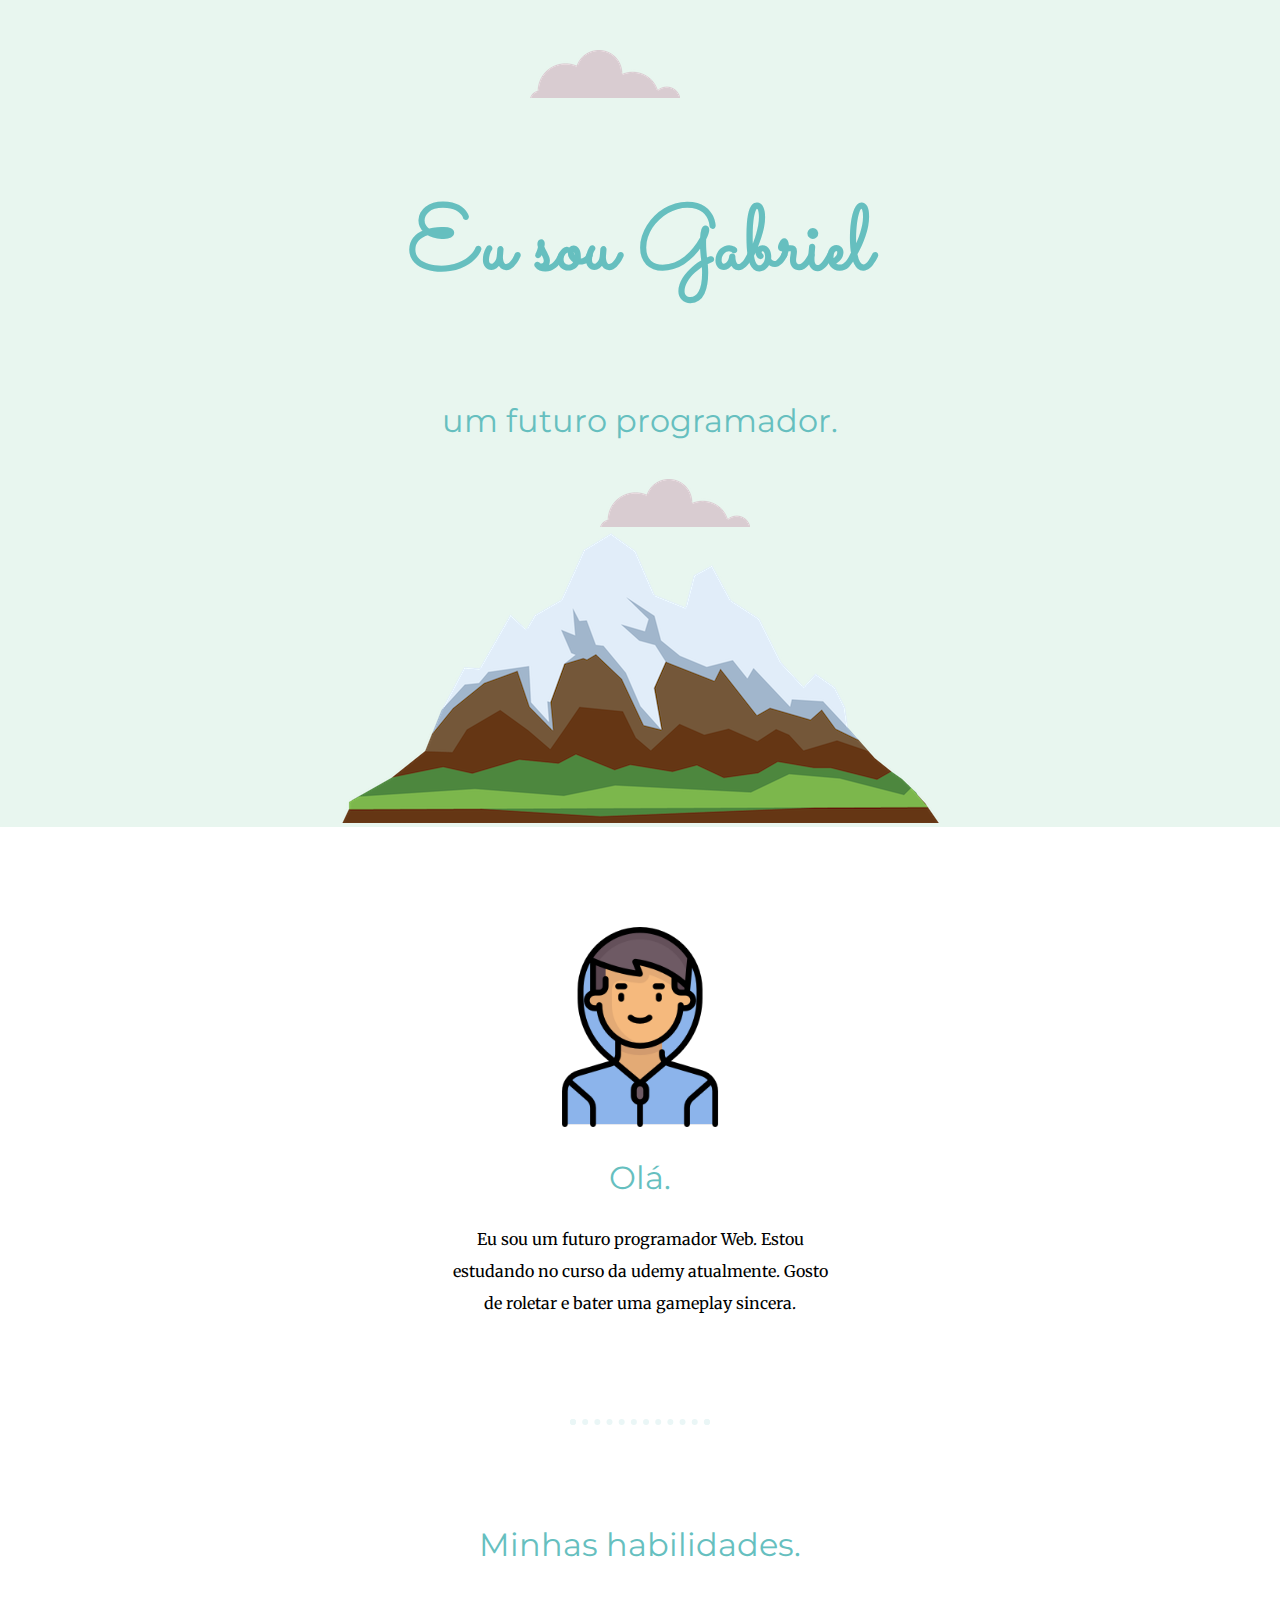
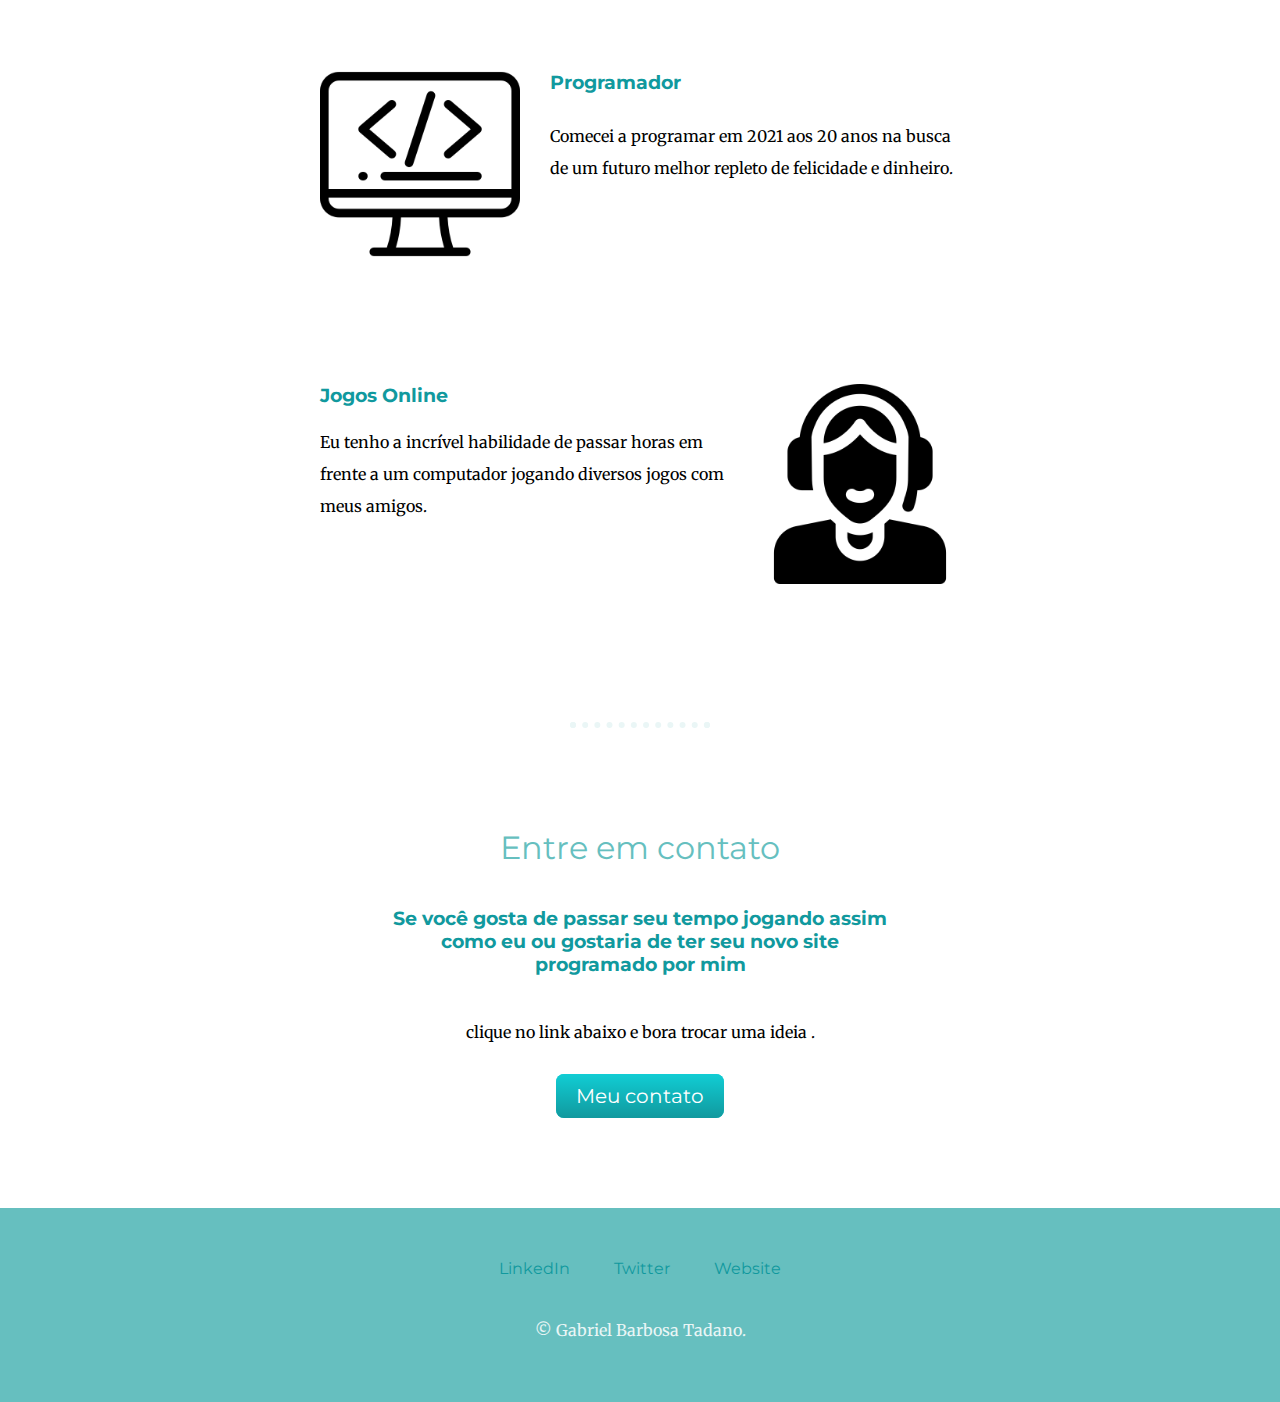
<file: index.html>
<!DOCTYPE html>
<!DOCTYPE html>
<html lang="en" dir="ltr">

<head>
  <meta charset="utf-8">
  <title>Gabriel Barbosa Tadano</title>
  <link rel="stylesheet" href="CSS/style.css">
  <link rel="icon" href="favicon.ico">
  <link rel="preconnect" href="https://fonts.googleapis.com">
  <link rel="preconnect" href="https://fonts.gstatic.com" crossorigin>
  <link href="https://fonts.googleapis.com/css2?family=Merriweather&family=Montserrat&family=Sacramento&display=swap" rel="stylesheet">
</head>

<body>

  <div class="top-container">
    <img class="top-cloud" src="images/cloud.png" alt="cloud-img">
    <h1>Eu sou Gabriel</h1>
    <h2>um futuro programador.</h2>
    <img class="bottom-cloud" src="images/cloud.png" alt="cloud-img">
    <img class="mountain" src="images/mountain.png" alt="mountain-img">
  </div>
  <div class="middle-container">
    <div class="profile">
      <img class="avatar" src="avatar.png" alt="avatar">
      <h2>Olá.</h2>
      <p class="intro">Eu sou um futuro programador Web. Estou estudando no curso da udemy atualmente. Gosto de roletar e bater uma gameplay sincera.</p>
    </div>
    <hr>
    <div class="skills">
      <h2>Minhas habilidades.</h2>
      <div class="skill-row">
        <img class="dev" src="dev.png" alt="dev">
        <h3>Programador</h3>
        <p>Comecei a programar em 2021 aos 20 anos na busca de um futuro melhor repleto de felicidade e dinheiro.</p>
      </div>
      <div class="skill-row2">
        <img class="gamer" src="gamer.png" alt="gamer">
        <h3>Jogos Online</h3>
        <p>Eu tenho a incrível habilidade de passar horas em frente a um computador jogando diversos jogos com meus amigos.</p>
      </div>
    </div>
    <hr>
    <div class="contact-me">
      <h2>Entre em contato</h2>
      <h3 class="contact-message">Se você gosta de passar seu tempo jogando assim como eu ou gostaria de ter seu novo site programado por mim</h3>
      <p>clique no link abaixo e bora trocar uma ideia .</p>
      <br>
      <a class="btn" href="mailto:name@email.com">Meu contato</a>
    </div>
  </div>


  <div class="bottom-container">
    <a class="footer-link" href="https://www.linkedin.com/">LinkedIn</a>
    <a class="footer-link" href="https://twitter.com/">Twitter</a>
    <a class="footer-link" href="https://www.appbrewery.co/">Website</a>
    <p class="copyright">© Gabriel Barbosa Tadano.</p>
  </div>


</body>

</html>
</file>
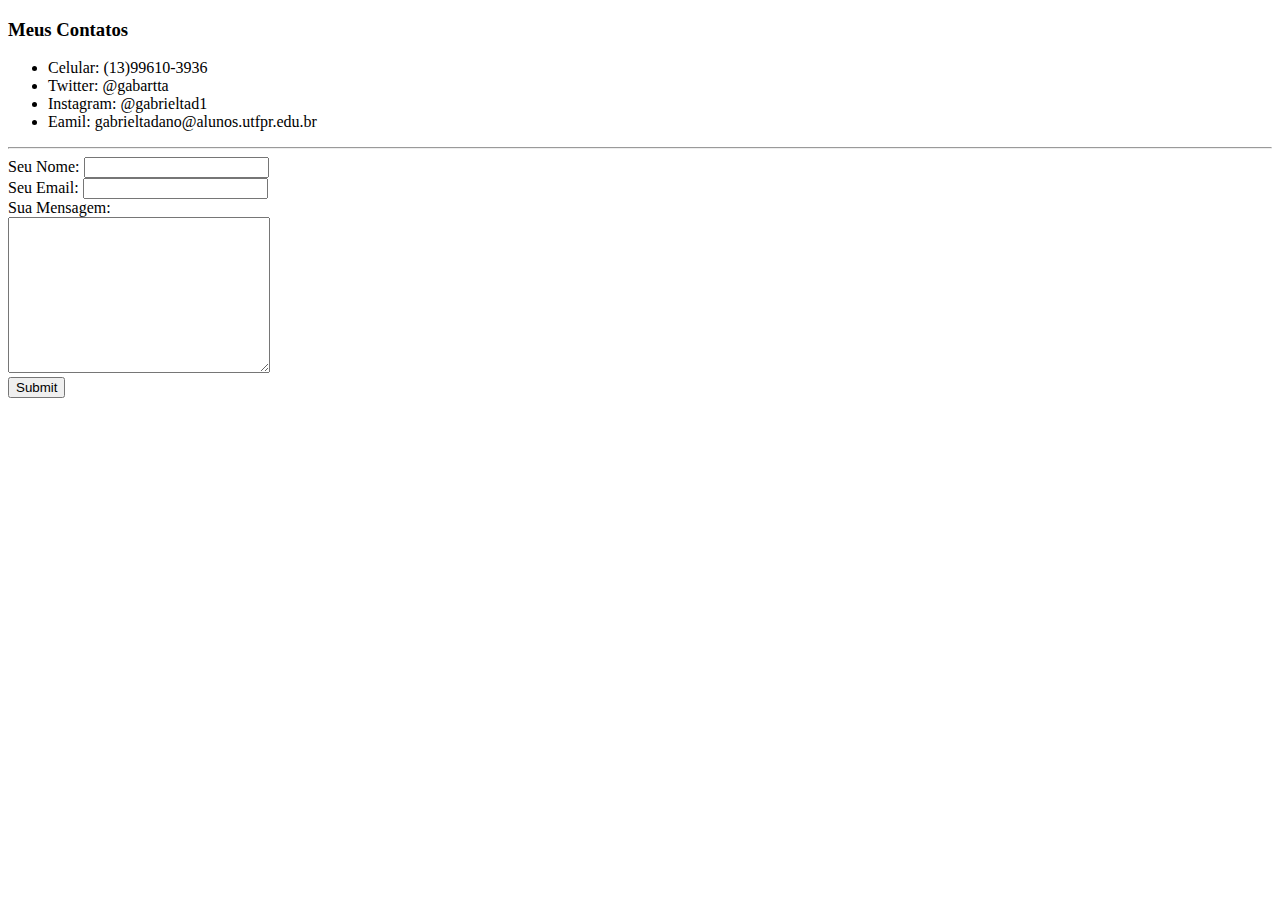
<file: my contacts.html>
<!DOCTYPE html>
<html lang="en" dir="ltr">
  <head>
    <meta charset="utf-8">
    <title>meus contatos</title>
  </head>
  <body>
    <h3>Meus Contatos</h3>
    <ul>
      <li>Celular: (13)99610-3936</li>
      <li>Twitter: @gabartta</li>
      <li>Instagram: @gabrieltad1</li>
      <li>Eamil: gabrieltadano@alunos.utfpr.edu.br</li>
    </ul>
    <hr>
    <form action="mailto:gabrieljogador08@gmail.com" method="post" enctype="text/plain">
      <label>Seu Nome:</label>
      <input type="text" name="seuNome" value=""><br>
      <label>Seu Email:</label>
      <input type="email" name="seuEmail" value=""><br>
      <label>Sua Mensagem:</label><br>
      <textarea name="suaMensagem" rows="10" cols="30"></textarea><br>
      <input type="submit" name="">
    </form>
  </body>
</html>
</file>
<file: CSS/style.css>
body{
  margin: 0;
  text-align: center;
  font-family: 'Merriweather', serif;
}

h1{

  margin: 50 auto 0 auto;
  font-family: 'Sacramento', cursive;
  font-size: 5.625rem;
  color: #66BFBF;
  line-height: 2;
}

h2{
  font-family: 'Montserrat', sans-serif;
  font-size: 2rem;
  color: #66BFBF;
  font-weight: normal;
}

h3{
  font-family: 'Montserrat', sans-serif;
  color: #11999E;
}

a{
  color: #11999E;
  font-family: 'Montserrat', sans-serif;
  margin: 10px 20px;
  text-decoration: none;
}

a:hover{
  color: #EAF6F6;
}

hr{
  border: dotted #EAF6F6 6px;
  border-bottom: none;
  width: 10%;
  margin: 100px auto;
}

p{
    line-height: 2;
}

.top-container{
    background-color: #E8F6EF;
    position: relative;
    padding-top: 100px;
}

.top-cloud{
  position: absolute;
  top: 50px;
  right: 600px;
}

.profile{
  margin-top: 100px;
  margin-bottom: 50px;
}

.intro{
  width: 30%;
  margin: 0 auto;
}

.skill-row{
  width: 50%;
  text-align: left;
  margin: 100px auto;
  line-height: 2;
}

.skill-row2{
  width: 50%;
  text-align: left;
  margin: 200px auto;
}

.bottom-cloud{
  position: absolute;
  bottom: 300px;
  left: 600px;
}

.avatar{
  height: 200px;
  width: 200px
}

.dev{
  height: 200px;
  width: 200px;
  float: left;
  margin-right: 30px;
}

.gamer{
  height: 200px;
  width: 200px;
  float: right;
  margin-left: 30px;
}

.contact-message{
  width: 40%;
  margin: 40px auto 40px auto;
}

.btn{
  background: #11cdd4;
  background-image: -webkit-linear-gradient(top, #11cdd4, #11999e);
  background-image: -moz-linear-gradient(top, #11cdd4, #11999e);
  background-image: -ms-linear-gradient(top, #11cdd4, #11999e);
  background-image: -o-linear-gradient(top, #11cdd4, #11999e);
  background-image: linear-gradient(to bottom, #11cdd4, #11999e);
  -webkit-border-radius: 8;
  -moz-border-radius: 8;
  border-radius: 8px;
  font-family: 'Montserrat', sans-serif;
  color: #ffffff;
  font-size: 20px;
  padding: 10px 20px 10px 20px;
  text-decoration: none;
}

.btn:hover{
  background: #30e3cb;
  background-image: -webkit-linear-gradient(top, #30e3cb, #2bc4ad);
  background-image: -moz-linear-gradient(top, #30e3cb, #2bc4ad);
  background-image: -ms-linear-gradient(top, #30e3cb, #2bc4ad);
  background-image: -o-linear-gradient(top, #30e3cb, #2bc4ad);
  background-image: linear-gradient(to bottom, #30e3cb, #2bc4ad);
  text-decoration: none;
}

.contact-me{
  margin-bottom: 100px;
}

.bottom-container{
  background-color: #66BFBF;
  padding: 50px 0 20px 0;
}

.copyright{
  color: #EAF6F6;
  font-size: 0,75rem;
  padding: 20px 0;
}
</file>
